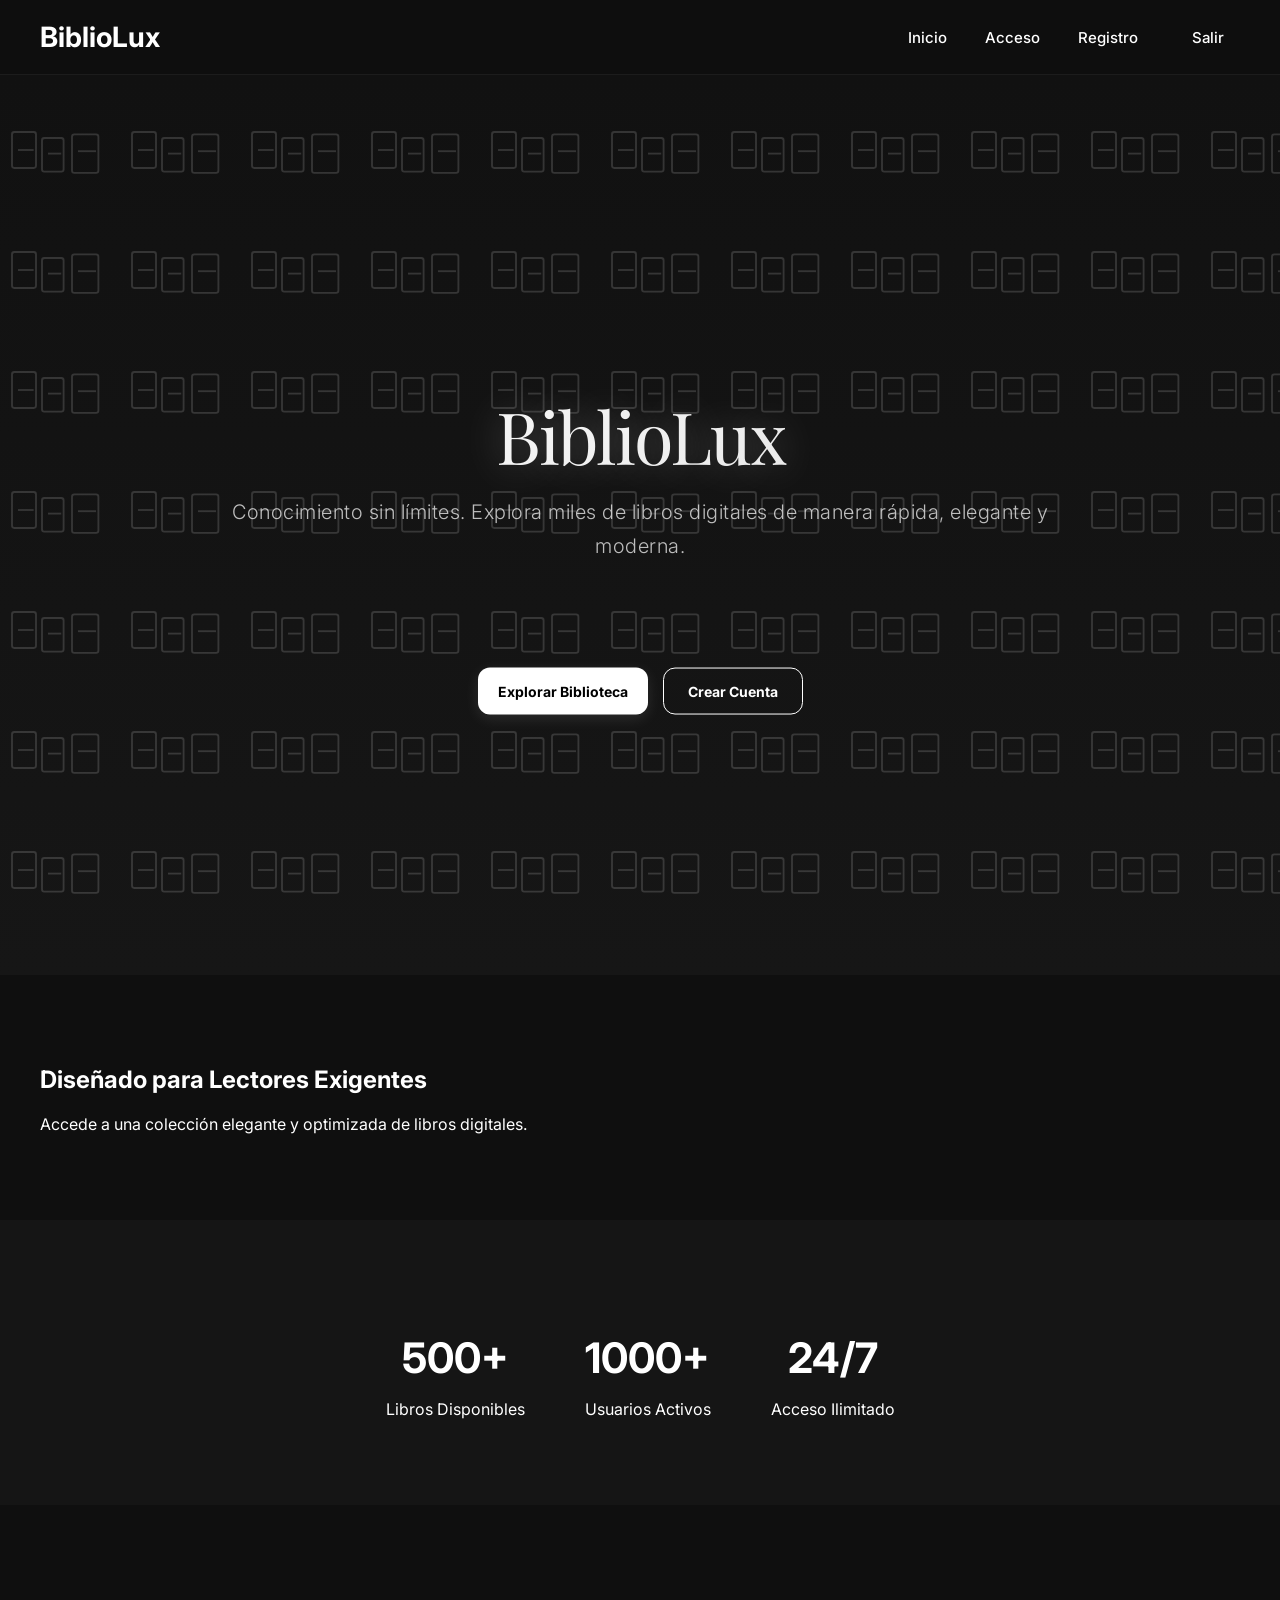
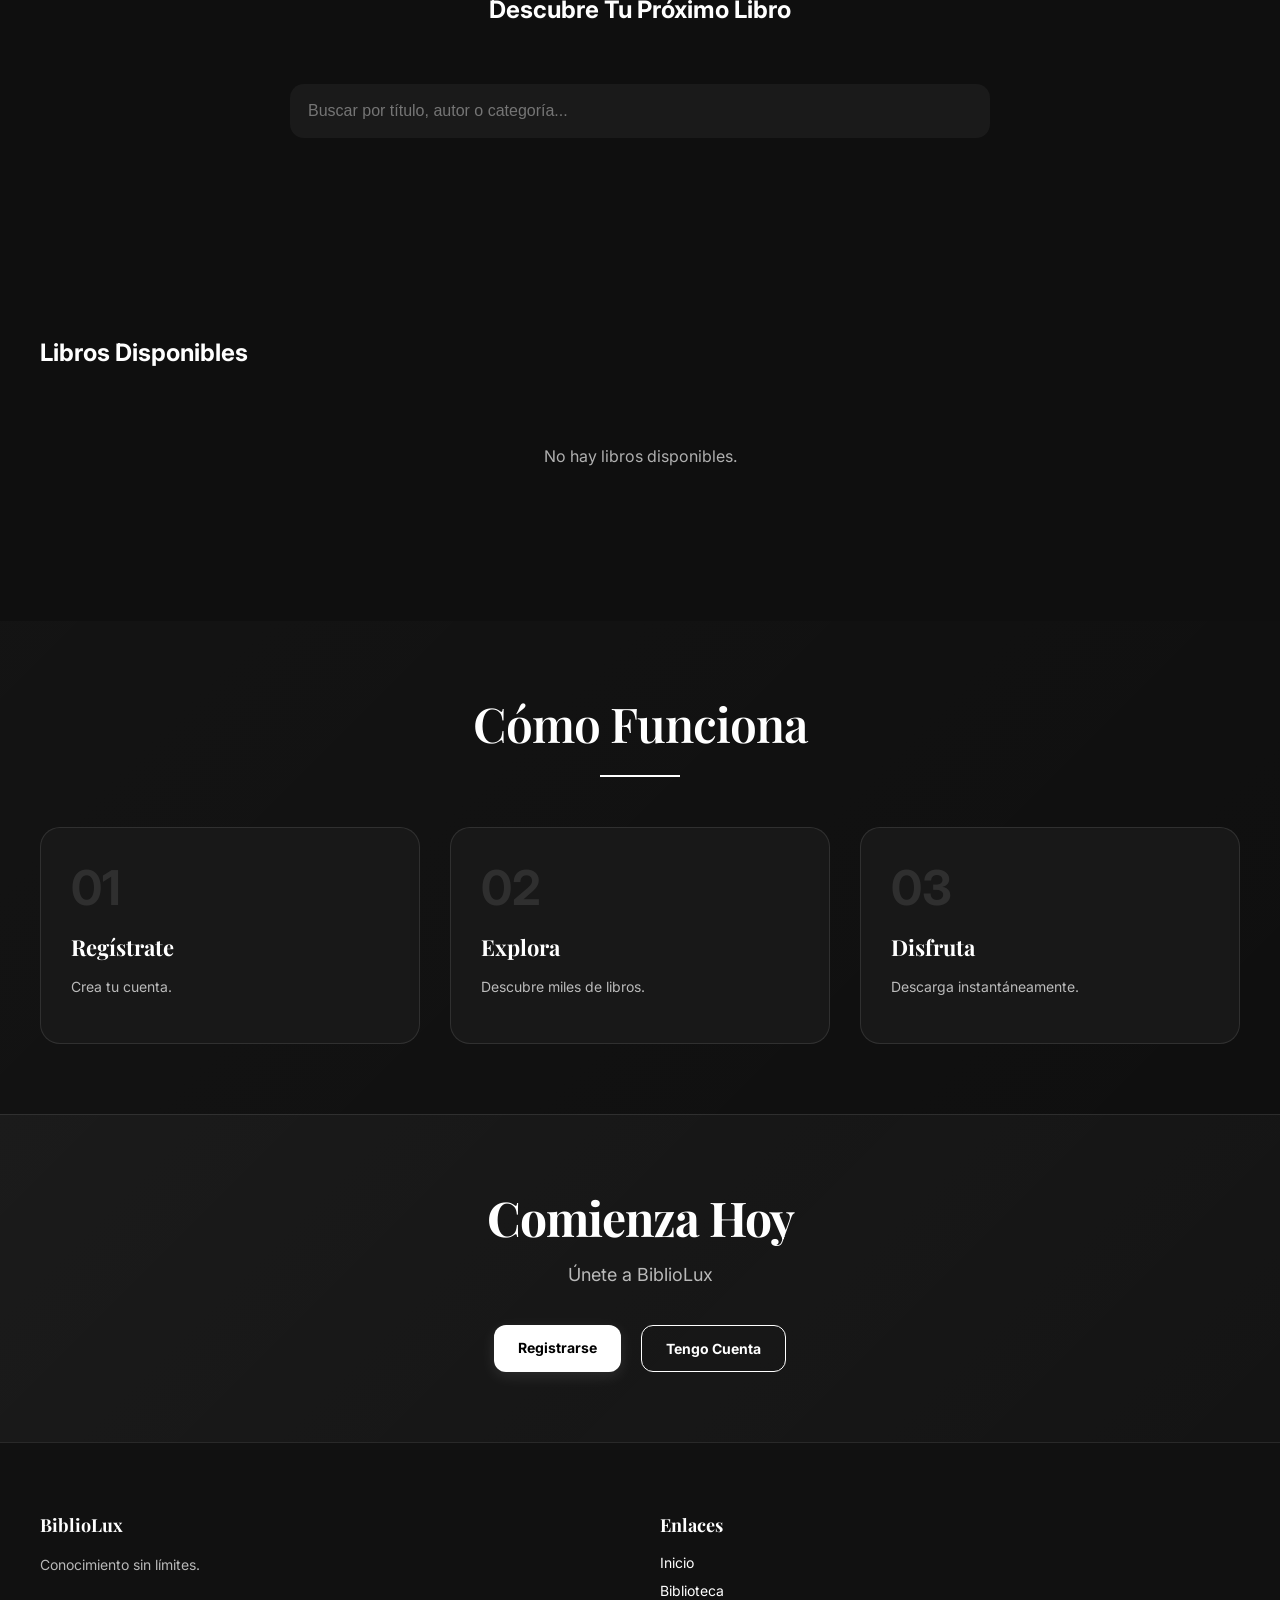
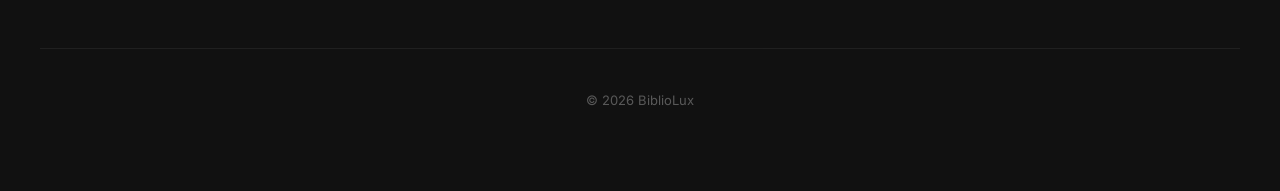
<file: index.html>
<!DOCTYPE html>
<html lang="es">
<head>
<meta charset="UTF-8">
<title>BiblioLux</title>

<link href="https://fonts.googleapis.com/css2?family=Playfair+Display:wght@400;600&family=Inter:wght@300;400;500&display=swap" rel="stylesheet">
<link rel="stylesheet" href="estilos.css">

<style>

/* =========================
OPTIMIZACIÓN GENERAL
========================= */

*{
    box-sizing:border-box;
}

html{
    scroll-behavior:smooth;
}

body{
    margin:0;
    background:#0f0f0f;
    color:white;
    font-family:'Inter',sans-serif;
    overflow-x:hidden;
}

/* =========================
QUITADO:
- VIDEO
- PARTÍCULAS
- GLOW
========================= */

.hero{
    min-height:85vh;
    display:flex;
    align-items:center;
    justify-content:center;
    text-align:center;
    padding:80px 20px;
    background:
    linear-gradient(
        180deg,
        #111111 0%,
        #161616 100%
    );
}

.hero-content{
    max-width:900px;
}

.hero h1{
    font-size:72px;
    margin-bottom:20px;
    font-family:
    'Playfair Display',
    serif;
}

.hero p{
    font-size:20px;
    opacity:0.8;
    line-height:1.7;
}

/* =========================
NAVBAR
========================= */

.navbar{
    position:sticky;
    top:0;
    z-index:1000;

    display:flex;
    justify-content:space-between;
    align-items:center;

    padding:20px 40px;

    background:
    rgba(15,15,15,0.95);

    backdrop-filter:blur(10px);

    border-bottom:
    1px solid rgba(255,255,255,0.06);
}

.navbar h2{
    margin:0;
    font-size:28px;
}

.navbar a,
.navbar button{

    color:white;
    text-decoration:none;
    margin-left:18px;

    background:none;
    border:none;

    cursor:pointer;

    font-size:15px;
}

.navbar button:hover,
.navbar a:hover{
    opacity:0.7;
}

/* =========================
SIDEBAR
========================= */

.sidebar{
    display:none;
}

/* =========================
SECCIONES
========================= */

.info,
.stats,
.search-section,
.featured-books,
.section-how-it-works,
.section-showcase,
.section-categories,
.section-collections,
.section-final-cta,
.footer{

    padding:70px 40px;
}

/* =========================
SEARCH
========================= */

.search-section{
    text-align:center;
}

#buscador{

    width:100%;
    max-width:700px;

    padding:18px;

    border:none;
    border-radius:14px;

    background:#1a1a1a;
    color:white;

    font-size:16px;

    outline:none;
}

/* =========================
LIBROS
========================= */

.fila{

    display:grid;

    grid-template-columns:
    repeat(auto-fill,minmax(180px,1fr));

    gap:24px;

    margin-top:30px;
}

.libro{

    background:#181818;

    border-radius:18px;

    overflow:hidden;

    transition:0.3s;
}

.libro:hover{
    transform:translateY(-5px);
}

.libro img{

    width:100%;
    height:270px;

    object-fit:cover;

    display:block;
}

.info-libro{
    padding:18px;
}

.info-libro p{
    min-height:50px;
    margin-bottom:15px;
}

.info-libro a{

    display:inline-block;

    padding:10px 16px;

    border-radius:10px;

    background:white;
    color:black;

    text-decoration:none;
    font-weight:bold;
}

/* =========================
BOTÓN
========================= */

.btn-primary,
.btn-secondary,
.ver-mas-btn{

    display:inline-block;

    padding:14px 24px;

    border-radius:12px;

    text-decoration:none;

    font-weight:bold;

    transition:0.3s;

    cursor:pointer;
}

.btn-primary{

    background:white;
    color:black;
}

.btn-secondary{

    border:1px solid white;
    color:white;
}

.btn-primary:hover,
.btn-secondary:hover,
.ver-mas-btn:hover{

    opacity:0.8;
}

/* =========================
STATS
========================= */

.stats{

    display:flex;
    justify-content:center;
    gap:60px;

    text-align:center;

    background:#151515;
}

.stat-item h3{
    font-size:42px;
    margin-bottom:10px;
}

/* =========================
SECCIONES MODERNAS
========================= */

.section-header{
    text-align:center;
    margin-bottom:50px;
}

.header-line{

    width:80px;
    height:2px;

    background:white;

    margin:20px auto;
}

.steps-grid,
.categories-grid,
.collections-grid{

    display:grid;

    gap:30px;
}

.steps-grid{

    grid-template-columns:
    repeat(auto-fit,minmax(220px,1fr));
}

.categories-grid{

    grid-template-columns:
    repeat(auto-fit,minmax(200px,1fr));
}

.collections-grid{

    grid-template-columns:
    repeat(auto-fit,minmax(320px,1fr));
}

.step-card,
.category-card,
.collection-card{

    background:#181818;

    border-radius:20px;

    padding:30px;
}

.collection-card img{
    display:none;
}

/* =========================
FOOTER
========================= */

.footer{

    background:#111111;
}

.footer-content{

    display:grid;

    grid-template-columns:
    repeat(auto-fit,minmax(220px,1fr));

    gap:40px;
}

.footer ul{
    list-style:none;
    padding:0;
}

.footer a{
    color:white;
    text-decoration:none;
}

.footer-bottom{
    margin-top:40px;
    text-align:center;
    opacity:0.6;
}

/* =========================
RESPONSIVE
========================= */

@media(max-width:768px){

    .hero h1{
        font-size:48px;
    }

    .navbar{

        flex-direction:column;
        gap:15px;
    }

    .stats{

        flex-direction:column;
        gap:30px;
    }
}

</style>
</head>

<body>

<!-- NAVBAR -->

<nav class="navbar">

    <h2>BiblioLux</h2>

    <div>

        <span id="usuarioActivo"></span>

        <a href="index1.html">
            Inicio
        </a>

        <a href="login.html">
            Acceso
        </a>

        <a href="registro.html">
            Registro
        </a>

        <button onclick="cerrarSesion()">
            Salir
        </button>

    </div>

</nav>

<!-- HERO -->

<section class="hero">

    <div class="hero-content">

        <h1>
            BiblioLux
        </h1>

        <p>

            Conocimiento sin límites.
            Explora miles de libros
            digitales de manera rápida,
            elegante y moderna.

        </p>

        <br>

        <div class="hero-actions">

            <button
            class="btn-primary"
            onclick="document.querySelector('.search-section').scrollIntoView()">

                Explorar Biblioteca

            </button>

            <a href="registro.html"
            class="btn-secondary">

                Crear Cuenta

            </a>

        </div>

    </div>

</section>

<!-- INFO -->

<section class="info">

    <h2>
        Diseñado para Lectores Exigentes
    </h2>

    <p>

        Accede a una colección
        elegante y optimizada
        de libros digitales.

    </p>

</section>

<!-- STATS -->

<section class="stats">

    <div class="stat-item">

        <h3>500+</h3>

        <p>
            Libros Disponibles
        </p>

    </div>

    <div class="stat-item">

        <h3>1000+</h3>

        <p>
            Usuarios Activos
        </p>

    </div>

    <div class="stat-item">

        <h3>24/7</h3>

        <p>
            Acceso Ilimitado
        </p>

    </div>

</section>

<!-- SEARCH -->

<section class="search-section">

    <h2>
        Descubre Tu Próximo Libro
    </h2>

    <input
    type="text"
    id="buscador"

    placeholder=
    "Buscar por título, autor o categoría..."

    onkeyup="buscarLibro()">

</section>

<!-- LIBROS -->

<section class="featured-books">

    <h2>
        Libros Disponibles
    </h2>

    <div id="contenedorCategorias"></div>

</section>

<!-- HOW -->

<section class="section-how-it-works">

    <div class="section-header">

        <h2>
            Cómo Funciona
        </h2>

        <div class="header-line"></div>

    </div>

    <div class="steps-grid">

        <div class="step-card">

            <div class="step-number">
                01
            </div>

            <h3>
                Regístrate
            </h3>

            <p>
                Crea tu cuenta.
            </p>

        </div>

        <div class="step-card">

            <div class="step-number">
                02
            </div>

            <h3>
                Explora
            </h3>

            <p>
                Descubre miles de libros.
            </p>

        </div>

        <div class="step-card">

            <div class="step-number">
                03
            </div>

            <h3>
                Disfruta
            </h3>

            <p>
                Descarga instantáneamente.
            </p>

        </div>

    </div>

</section>

<!-- CTA -->

<section class="section-final-cta">

    <div class="cta-content">

        <h2>
            Comienza Hoy
        </h2>

        <p>
            Únete a BiblioLux
        </p>

        <div class="cta-buttons">

            <a href="registro.html"
            class="btn-primary">

                Registrarse

            </a>

            <a href="login.html"
            class="btn-secondary">

                Tengo Cuenta

            </a>

        </div>

    </div>

</section>

<!-- FOOTER -->

<footer class="footer">

    <div class="footer-content">

        <div class="footer-section">

            <h3>
                BiblioLux
            </h3>

            <p>
                Conocimiento sin límites.
            </p>

        </div>

        <div class="footer-section">

            <h4>
                Enlaces
            </h4>

            <ul>

                <li>
                    <a href="#">
                        Inicio
                    </a>
                </li>

                <li>
                    <a href="#">
                        Biblioteca
                    </a>
                </li>

            </ul>

        </div>

    </div>

    <div class="footer-bottom">

        <p>
            © 2026 BiblioLux
        </p>

    </div>

</footer>

<script src="script.js"></script>

</body>
</html>
</file>
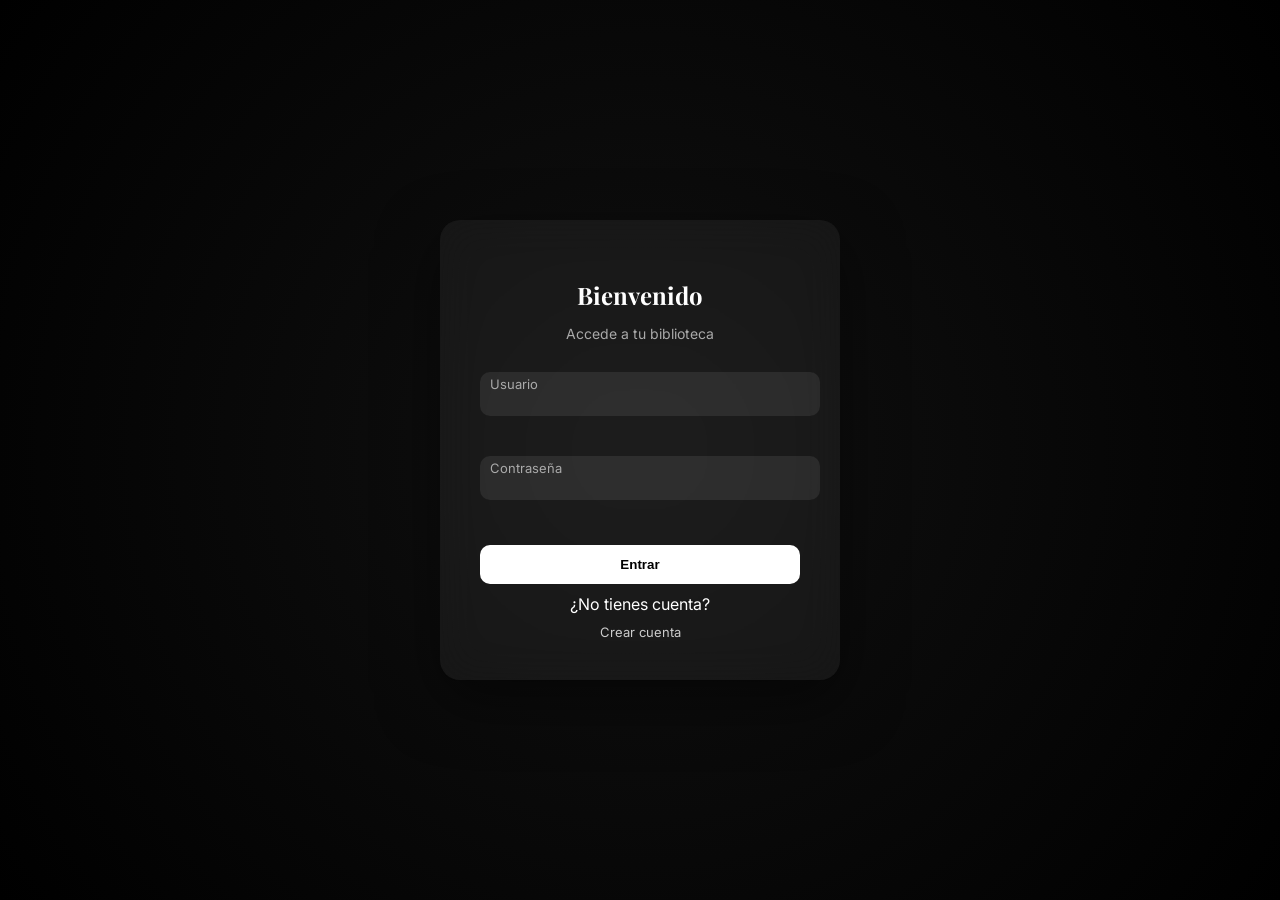
<file: login.html>
<!DOCTYPE html>
<html lang="es">
<head>
<meta charset="UTF-8">
<title>Login - BiblioLux</title>

<link href="https://fonts.googleapis.com/css2?family=Playfair+Display:wght@400;600&family=Inter:wght@300;400;500&display=swap" rel="stylesheet">
<link rel="stylesheet" href="estilos.css">
</head>

<body class="auth-body">

<div class="auth-container">
    <div class="auth-box apple">

        <h2>Bienvenido</h2>
        <p>Accede a tu biblioteca</p>

        <div class="input-group">
            <input id="usuario" required>
            <label>Usuario</label>
        </div>

        <div class="input-group">
            <input id="clave" type="password" required>
            <label>Contraseña</label>
        </div>

        <button onclick="login()">Entrar</button>

        <div id="mensaje"></div>

        <span>¿No tienes cuenta?</span>
        <a href="registro.html">Crear cuenta</a>

    </div>
</div>

<script src="script.js"></script>
</body>
</html>
</file>
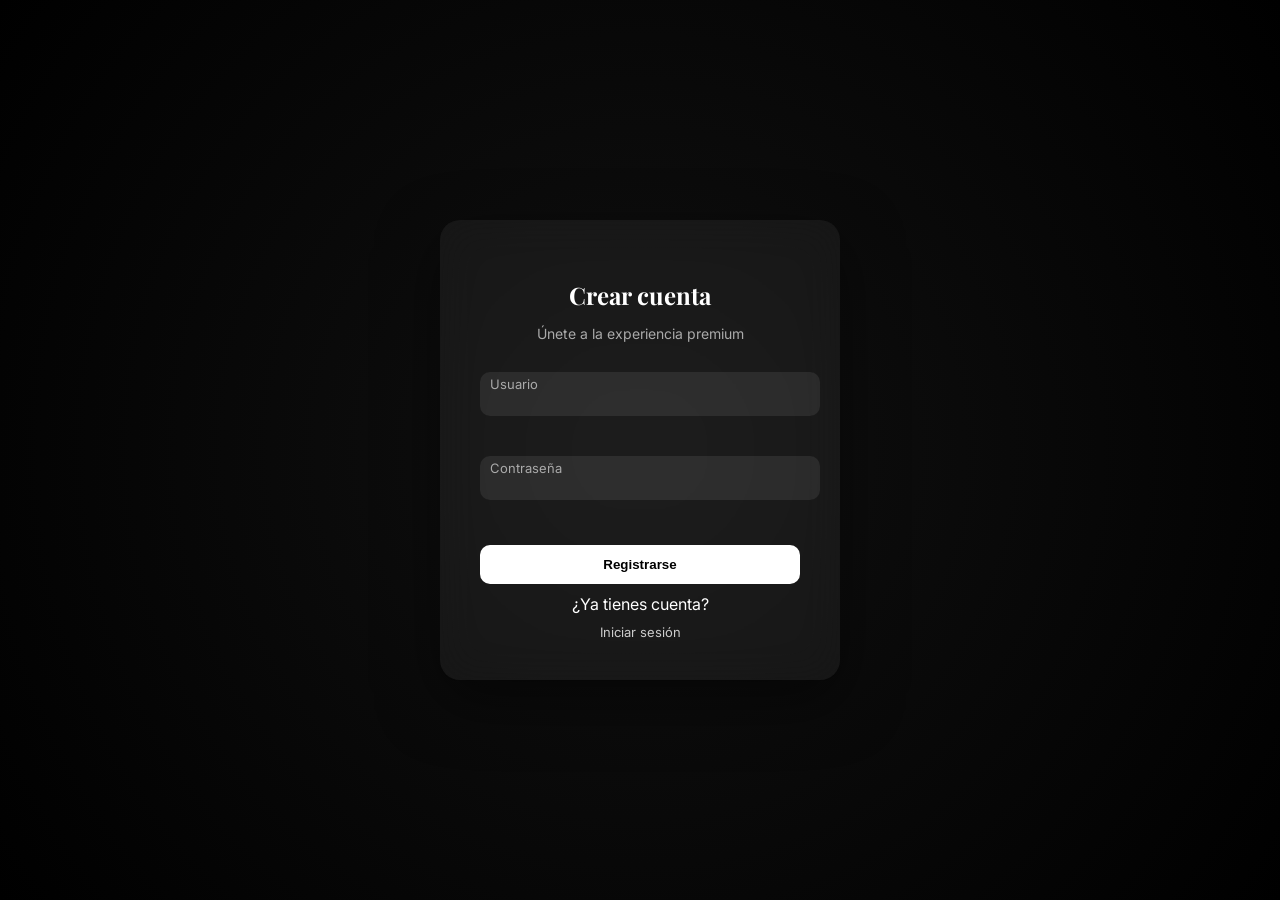
<file: registro.html>
<!DOCTYPE html>
<html lang="es">
<head>
<meta charset="UTF-8">
<title>Registro - BiblioLux</title>

<link href="https://fonts.googleapis.com/css2?family=Playfair+Display:wght@400;600&family=Inter:wght@300;400;500&display=swap" rel="stylesheet">
<link rel="stylesheet" href="estilos.css">
</head>

<body class="auth-body">

<div class="auth-container">
    <div class="auth-box apple">

        <h2>Crear cuenta</h2>
        <p>Únete a la experiencia premium</p>

        <div class="input-group">
            <input id="nuevoUsuario" required>
            <label>Usuario</label>
        </div>

        <div class="input-group">
            <input id="nuevaClave" type="password" required>
            <label>Contraseña</label>
        </div>

        <button onclick="registrar()">Registrarse</button>

        <div id="mensaje"></div>

        <span>¿Ya tienes cuenta?</span>
        <a href="login.html">Iniciar sesión</a>

    </div>
</div>

<script src="script.js"></script>
</body>
</html>
</file>
<file: estilos.css>
body {
    margin: 0;
    background: #000;
    color: white;
    font-family: "Playfair Display", serif;
}

/* NAV */
.navbar {
    position: fixed;
    width: 100%;
    padding: 15px 40px;
    display: flex;
    justify-content: space-between;
    align-items: center;
    background: rgba(0,0,0,0.5);
    backdrop-filter: blur(10px);
    box-sizing: border-box;
    z-index: 100;
}

.navbar h2 {
    margin: 0;
    flex-shrink: 0;
}

.navbar > div {
    display: flex;
    gap: 20px;
    align-items: center;
    flex-wrap: wrap;
    justify-content: flex-end;
}

/* Estilos para enlaces en navbar */
.navbar a {
    position: relative;
    color: white;
    text-decoration: none;
    font-size: 13px;
    font-weight: 500;
    font-family: "Inter", sans-serif;
    transition: color 0.3s ease;
    white-space: nowrap;
}

.navbar a::after {
    content: "";
    position: absolute;
    bottom: -5px;
    left: 0;
    width: 0;
    height: 1.5px;
    background: rgba(255, 255, 255, 0.8);
    transition: width 0.3s ease;
}

.navbar a:hover {
    color: #e0e0e0;
}

.navbar a:hover::after {
    width: 100%;
}

/* Estilos para botón en navbar */
.navbar button {
    position: relative;
    padding: 7px 16px;
    background: transparent;
    color: white;
    border: 1.5px solid rgba(255, 255, 255, 0.4);
    border-radius: 20px;
    font-size: 13px;
    font-weight: 500;
    font-family: "Inter", sans-serif;
    cursor: pointer;
    transition: all 0.3s ease;
    overflow: hidden;
    white-space: nowrap;
    flex-shrink: 0;
}

.navbar button::before {
    content: "";
    position: absolute;
    inset: 0;
    background: rgba(255, 255, 255, 0.08);
    transform: scaleX(0);
    transform-origin: left;
    transition: transform 0.3s ease;
    z-index: -1;
}

.navbar button:hover {
    border-color: rgba(255, 255, 255, 0.8);
    color: #fff;
    box-shadow: 0 0 15px rgba(255, 255, 255, 0.15);
}

.navbar button:hover::before {
    transform: scaleX(1);
}

.navbar button:active {
    transform: scale(0.97);
}

/* HERO */
.hero {
    height: 100vh;
    position: relative;
    overflow: hidden;
}

.hero::before {
    content: "";
    position: absolute;
    inset: 0;
    background-image: 
        url('data:image/svg+xml,<svg xmlns="http://www.w3.org/2000/svg" width="100" height="100"><g opacity="0.15" fill="none" stroke="%23ffffff" stroke-width="1.5"><rect x="10" y="10" width="20" height="30" rx="2"/><rect x="35" y="15" width="18" height="28" rx="2"/><rect x="60" y="12" width="22" height="32" rx="2"/><line x1="15" y1="25" x2="28" y2="25"/><line x1="40" y1="28" x2="51" y2="28"/><line x1="65" y1="26" x2="80" y2="26"/></g></svg>');
    background-size: 120px 120px;
    background-repeat: repeat;
    background-attachment: fixed;
    background-position: 0 0;
    pointer-events: none;
    z-index: 1;
}

.video-bg {
    width: 100%;
    height: 100%;
    object-fit: cover;
    position: relative;
    z-index: 2;
}

.hero-content {
    position: absolute;
    top: 50%;
    left: 50%;
    transform: translate(-50%, -50%);
    z-index: 3;
    text-align: center;
    width: 100%;
    max-width: 800px;
}

.hero-content h1 {
    font-size: 72px;
    font-weight: 300;
    font-family: "Playfair Display", serif;
    letter-spacing: -2px;
    line-height: 1.1;
    margin-bottom: 20px;
    background: linear-gradient(135deg, #ffffff 0%, #e0e0e0 100%);
    -webkit-background-clip: text;
    -webkit-text-fill-color: transparent;
    background-clip: text;
    text-shadow: 0 0 40px rgba(255, 255, 255, 0.3);
}

.hero-content p {
    font-size: 18px;
    font-family: "Inter", sans-serif;
    font-weight: 300;
    color: rgba(255, 255, 255, 0.9);
    letter-spacing: 0.5px;
    margin-bottom: 50px;
}

/* CARACTERÍSTICAS DEL HERO */
.hero-features {
    display: flex;
    gap: 30px;
    margin: 40px 0;
    justify-content: center;
    flex-wrap: wrap;
}

.feature-item {
    display: flex;
    flex-direction: column;
    align-items: center;
    gap: 8px;
    opacity: 0.9;
    transition: all 0.3s ease;
}

.feature-item:hover {
    opacity: 1;
    transform: translateY(-3px);
}

.feature-icon {
    width: 32px;
    height: 32px;
    display: flex;
    align-items: center;
    justify-content: center;
    opacity: 0.8;
    transition: all 0.3s ease;
}

.feature-icon svg {
    width: 100%;
    height: 100%;
}

.feature-text {
    font-size: 13px;
    font-family: "Inter", sans-serif;
    letter-spacing: 0.5px;
    white-space: nowrap;
}

/* ACCIONES DEL HERO */
.hero-actions {
    display: flex;
    gap: 15px;
    margin-top: 35px;
    justify-content: center;
    flex-wrap: wrap;
}

.btn-primary {
    position: relative;
    padding: 12px 30px;
    background: white;
    color: #000;
    border: none;
    border-radius: 8px;
    font-size: 14px;
    font-weight: 600;
    font-family: "Inter", sans-serif;
    cursor: pointer;
    transition: all 0.3s ease;
    overflow: hidden;
    box-shadow: 0 4px 15px rgba(255, 255, 255, 0.1);
}

.btn-primary::before {
    content: "";
    position: absolute;
    inset: 0;
    background: rgba(0, 0, 0, 0.05);
    transform: translateY(100%);
    transition: transform 0.3s ease;
    z-index: -1;
}

.btn-primary:hover {
    transform: translateY(-2px);
    box-shadow: 0 6px 20px rgba(255, 255, 255, 0.15);
}

.btn-primary:hover::before {
    transform: translateY(0);
}

.btn-primary:active {
    transform: translateY(0);
}

.btn-secondary {
    position: relative;
    padding: 12px 30px;
    background: transparent;
    color: white;
    border: 1.5px solid rgba(255, 255, 255, 0.5);
    border-radius: 8px;
    font-size: 14px;
    font-weight: 600;
    font-family: "Inter", sans-serif;
    text-decoration: none;
    cursor: pointer;
    transition: all 0.3s ease;
    overflow: hidden;
    display: inline-block;
}

.btn-secondary::before {
    content: "";
    position: absolute;
    inset: 0;
    background: rgba(255, 255, 255, 0.08);
    transform: scaleX(0);
    transform-origin: left;
    transition: transform 0.3s ease;
    z-index: -1;
}

.btn-secondary:hover {
    border-color: rgba(255, 255, 255, 0.9);
    color: #fff;
    box-shadow: 0 0 15px rgba(255, 255, 255, 0.15);
}

.btn-secondary:hover::before {
    transform: scaleX(1);
}

.btn-secondary:active {
    transform: scale(0.97);
}

.hero-content button {
    padding: 10px 20px;
    background: white;
    border: none;
}

/* INFO */
.info {
    padding: 80px 60px;
    position: relative;
    overflow: hidden;
}

.info::before {
    content: "";
    position: absolute;
    inset: 0;
    background-image: url('https://images.unsplash.com/photo-1454165804606-c3d57bc86b40?w=1200&h=800&fit=crop');
    background-size: cover;
    background-position: center;
    background-attachment: fixed;
    filter: grayscale(100%) opacity(0.08);
    pointer-events: none;
    z-index: 0;
}

.info > * {
    position: relative;
    z-index: 1;
}

/* BUSCADOR */
#buscador {
    margin: 40px;
    padding: 10px;
    background: none;
    border-bottom: 1px solid white;
    color: white;
}

/* FILAS */
.fila {
    display: flex;
    gap: 24px;
    padding: 20px 60px;
    overflow-x: auto;
    scroll-behavior: smooth;
    scrollbar-width: thin;
    scrollbar-color: rgba(255, 255, 255, 0.3) transparent;
    align-items: flex-start;
}

.fila::-webkit-scrollbar {
    height: 4px;
}

.fila::-webkit-scrollbar-track {
    background: transparent;
}

.fila::-webkit-scrollbar-thumb {
    background: rgba(255, 255, 255, 0.3);
    border-radius: 2px;
}

.fila::-webkit-scrollbar-thumb:hover {
    background: rgba(255, 255, 255, 0.5);
}

/* LIBROS */
.libro {
    width: 180px;
    height: 260px;
    position: relative;
    transition: 0.4s;
}

.libro img {
    width: 100%;
    height: 100%;
    object-fit: cover;
}

.libro:hover {
    transform: scale(1.2);
}

.info-libro {
    position: absolute;
    bottom: 10px;
    left: 10px;
    opacity: 0;
}

.libro:hover .info-libro {
    opacity: 1;
}

/* LOGIN */
.auth-body {
    display: flex;
    justify-content: center;
    align-items: center;
    height: 100vh;
}

.auth-box {
    width: 300px;
}

.auth-box input {
    width: 100%;
    margin: 10px 0;
    padding: 10px;
}
body {
    background: radial-gradient(circle at 30% 30%, #111, #000);
    background-size: 200% 200%;
    animation: fondo 20s infinite alternate;
}

@keyframes fondo {
    0% { background-position: 0% 50%; }
    100% { background-position: 100% 50%; }
}
.reveal {
    opacity: 0;
    transform: translateY(40px);
    transition: 1s;
}

.reveal.active {
    opacity: 1;
    transform: translateY(0);
}
.libro {
    border-radius: 12px;
    overflow: hidden;
}

.libro::after {
    content: "";
    position: absolute;
    inset: 0;
    background: linear-gradient(to top, rgba(0,0,0,0.7), transparent);
}

.fila:hover .libro {
    opacity: 0.4;
}

.fila .libro:hover {
    opacity: 1;
    transform: scale(1.2);
    z-index: 5;
}
#glow {
    position: fixed;
    width: 250px;
    height: 250px;
    border-radius: 50%;
    background: radial-gradient(circle at 30% 30%, rgba(255,255,255,0.08), rgba(255,255,255,0.02), transparent 70%);
    pointer-events: none;
    transform: translate(-50%, -50%);
    filter: blur(40px);
    opacity: 0.6;
    transition: opacity 0.3s ease;
}
#particles {
    position: fixed;
    width: 100%;
    height: 100%;
    z-index: 0;
}
/* ===== LIBROS ESTILO NETFLIX ===== */

/* TITULOS */
#contenedorCategorias h2 {
    margin-left: 60px;
    margin-top: 40px;
    font-size: 28px;
}

/* FILAS */
.fila {
    position: relative;
    display: flex;
    gap: 20px;
    padding: 20px 60px;
    overflow-x: auto;
    background: rgba(255,255,255,0.02);
}

.fila::before {
    content: "";
    position: absolute;
    inset: 0;
    background-image: url('data:image/svg+xml,<svg xmlns="http://www.w3.org/2000/svg" width="100" height="100"><g opacity="0.1" fill="none" stroke="%23ffffff" stroke-width="1"><rect x="10" y="18" width="16" height="28" rx="2"/><rect x="40" y="15" width="16" height="30" rx="2"/><rect x="70" y="14" width="16" height="32" rx="2"/><line x1="14" y1="26" x2="24" y2="26"/><line x1="44" y1="29" x2="54" y2="29"/><line x1="74" y1="28" x2="84" y2="28"/></g></svg>');
    background-size: 120px 120px;
    background-repeat: repeat;
    filter: grayscale(100%) opacity(0.2);
    z-index: 0;
    pointer-events: none;
}

.fila > * {
    position: relative;
    z-index: 1;
}

/* LIBRO */
.libro {
    width: 200px;
    height: 280px;
    position: relative;
    border-radius: 10px;
    overflow: hidden;
    flex-shrink: 0;
    transition: 0.3s;
}

/* IMAGEN */
.libro img {
    width: 100%;
    height: 100%;
    object-fit: cover;
}

/* HOVER */
.libro:hover {
    transform: scale(1.1);
}

/* INFORMACIÓN */
.info-libro {
    position: absolute;
    bottom: 0;
    left: 0;
    right: 0;
    color: white;
    padding: 18px;
    background: linear-gradient(to top, rgba(0,0,0,0.92), rgba(0,0,0,0.65), transparent);
    opacity: 0;
    transition: opacity 0.3s ease;
    display: flex;
    flex-direction: column;
    gap: 10px;
}

.book-tags {
    display: flex;
    flex-wrap: wrap;
    gap: 8px;
}

.book-tag {
    display: inline-flex;
    align-items: center;
    justify-content: center;
    padding: 4px 8px;
    border-radius: 999px;
    background: rgba(255,255,255,0.08);
    border: 1px solid rgba(255,255,255,0.15);
    font-size: 9px;
    color: rgba(255,255,255,0.92);
    font-family: "Inter", sans-serif;
    text-transform: uppercase;
    letter-spacing: 0.12em;
}

.info-libro p {
    margin: 0;
    font-size: 13px;
    font-weight: 600;
    font-family: "Inter", sans-serif;
    letter-spacing: 0.5px;
    transition: transform 0.3s ease, color 0.3s ease;
}

.book-description {
    margin: 0;
    font-size: 10px;
    color: rgba(255,255,255,0.7);
    font-family: "Inter", sans-serif;
    line-height: 1.5;
}

.book-footer {
    display: flex;
    justify-content: space-between;
    align-items: center;
    gap: 12px;
}

.explore-label {
    opacity: 0;
    transform: translateX(10px);
    font-size: 10px;
    color: rgba(255,255,255,0.75);
    font-family: "Inter", sans-serif;
    font-weight: 600;
    letter-spacing: 0.1em;
    transition: opacity 0.3s ease, transform 0.3s ease;
}

.libro:hover .info-libro p {
    transform: translateY(-2px);
    color: #e0e0e0;
}

.libro:hover .info-libro {
    opacity: 1;
}

.libro:hover .explore-label {
    opacity: 1;
    transform: translateX(0);
}

/* BOTÓN DESCARGAR */
.info-libro a {
    position: relative;
    display: inline-block;
    color: white;
    font-size: 10px;
    font-weight: 600;
    font-family: "Inter", sans-serif;
    text-decoration: none;
    text-transform: uppercase;
    letter-spacing: 1px;
    padding: 5px 10px;
    border: 1px solid rgba(255, 255, 255, 0.5);
    border-radius: 15px;
    transition: all 0.3s ease;
    overflow: hidden;
}

.info-libro a::before {
    content: "";
    position: absolute;
    inset: 0;
    background: rgba(255, 255, 255, 0.1);
    transform: scaleX(0);
    transform-origin: left;
    transition: transform 0.3s ease;
    z-index: -1;
}

.info-libro a:hover {
    border-color: rgba(255, 255, 255, 0.9);
    color: #ffffff;
    box-shadow: 0 0 12px rgba(255, 255, 255, 0.2);
}

.info-libro a:hover::before {
    transform: scaleX(1);
}

/* EMPTY STATE SECTION */
.empty-state {
    text-align: center;
    padding: 60px 40px;
    color: #ccc;
}

.empty-state h3 {
    font-size: 28px;
    font-weight: 600;
    margin: 0 0 15px 0;
    color: white;
    font-family: "Playfair Display", serif;
}

.empty-state p {
    font-size: 16px;
    margin: 0 0 25px 0;
    color: #b0b0b0;
    font-family: "Inter", sans-serif;
    max-width: 500px;
    margin-left: auto;
    margin-right: auto;
}

.empty-state a {
    position: relative;
    display: inline-block;
    padding: 10px 24px;
    background: transparent;
    color: white;
    border: 1.5px solid rgba(255, 255, 255, 0.4);
    border-radius: 20px;
    font-size: 14px;
    font-weight: 600;
    font-family: "Inter", sans-serif;
    text-decoration: none;
    text-transform: capitalize;
    letter-spacing: 0.5px;
    cursor: pointer;
    transition: all 0.3s ease;
    overflow: hidden;
}

.empty-state a::before {
    content: "";
    position: absolute;
    inset: 0;
    background: rgba(255, 255, 255, 0.08);
    transform: scaleX(0);
    transform-origin: left;
    transition: transform 0.3s ease;
    z-index: -1;
}

.empty-state a:hover {
    border-color: rgba(255, 255, 255, 0.8);
    color: #fff;
    box-shadow: 0 0 15px rgba(255, 255, 255, 0.15);
}

.empty-state a:hover::before {
    transform: scaleX(1);
}

.empty-state a:active {
    transform: scale(0.97);
}

/* NAVBAR ARRIBA DE TODO */
.navbar {
    position: fixed;
    top: 0;
    width: 100%;
    z-index: 1000;
}

/* VIDEO NO BLOQUEA CLICKS */
.video-bg {
    pointer-events: none;
}

/* PARTÍCULAS NO BLOQUEAN */
#particles {
    pointer-events: none;
}

/* GLOW NO BLOQUEA */
#glow {
    pointer-events: none;
}
/* SIDEBAR IZQUIERDO */
.sidebar {
    position: fixed;
    left: 0;
    top: 0;
    width: 280px;
    height: 100vh;
    background: rgba(0, 0, 0, 0.8);
    backdrop-filter: blur(15px);
    border-right: 1px solid rgba(255, 255, 255, 0.1);
    z-index: 50;
    transform: translateX(-100%);
    transition: transform 0.4s ease;
    overflow-y: auto;
}

.sidebar:hover {
    transform: translateX(0);
}

.sidebar-content {
    padding: 80px 20px 20px 20px;
}

.sidebar-section {
    margin-bottom: 30px;
}

.sidebar-section h3 {
    font-size: 16px;
    font-weight: 600;
    font-family: "Inter", sans-serif;
    color: white;
    margin: 0 0 15px 0;
    letter-spacing: 0.5px;
}

.sidebar-section ul {
    list-style: none;
    padding: 0;
    margin: 0;
}

.sidebar-section li {
    margin-bottom: 8px;
}

.sidebar-section a {
    color: rgba(255, 255, 255, 0.8);
    text-decoration: none;
    font-size: 14px;
    font-family: "Inter", sans-serif;
    transition: all 0.3s ease;
    display: block;
    padding: 5px 0;
}

.sidebar-section a:hover {
    color: white;
    transform: translateX(5px);
}

.sidebar-stats {
    display: flex;
    gap: 15px;
}

.stat-mini {
    text-align: center;
    flex: 1;
}

.stat-number {
    display: block;
    font-size: 20px;
    font-weight: 700;
    color: white;
    font-family: "Inter", sans-serif;
}

.stat-label {
    display: block;
    font-size: 12px;
    color: rgba(255, 255, 255, 0.7);
    font-family: "Inter", sans-serif;
    margin-top: 2px;
}

.auth-body {
    margin: 0;
    height: 100vh;
    background: radial-gradient(circle at center, #111, #000);
    display: flex;
    justify-content: center;
    align-items: center;
    font-family: "Inter", sans-serif;
}

/* CONTENEDOR */
.auth-container {
    width: 100%;
    display: flex;
    justify-content: center;
}

/* CAJA */
.auth-box.apple {
    width: 320px;
    padding: 40px;
    background: rgba(255,255,255,0.05);
    backdrop-filter: blur(20px);
    border-radius: 20px;
    text-align: center;
    box-shadow: 0 20px 60px rgba(0,0,0,0.5);
    animation: aparecer 1s ease;
}

/* ANIMACIÓN */
@keyframes aparecer {
    from {
        opacity: 0;
        transform: translateY(30px);
    }
    to {
        opacity: 1;
        transform: translateY(0);
    }
}

/* TITULOS */
.auth-box h2 {
    font-family: "Playfair Display", serif;
    margin-bottom: 5px;
}

.auth-box p {
    color: #aaa;
    font-size: 14px;
    margin-bottom: 20px;
}

/* INPUTS */
.auth-box input {
    width: 100%;
    padding: 12px;
    margin: 10px 0;
    background: rgba(255,255,255,0.08);
    border: none;
    border-radius: 10px;
    color: white;
    outline: none;
    transition: 0.3s;
}

/* EFECTO FOCUS */
.auth-box input:focus {
    background: rgba(255,255,255,0.15);
}

/* BOTÓN */
.auth-box button {
    width: 100%;
    padding: 12px;
    margin-top: 15px;
    border: none;
    border-radius: 10px;
    background: white;
    color: black;
    font-weight: bold;
    cursor: pointer;
    transition: 0.3s;
}

/* HOVER BOTÓN */
.auth-box button:hover {
    background: #ddd;
}

/* LINKS */
.auth-box a {
    display: block;
    margin-top: 10px;
    color: #ccc;
    font-size: 13px;
    text-decoration: none;
}

.auth-box a:hover {
    color: white;
}
/* ===== APPLE PRO MAX ===== */

/* INPUT GROUP */
.input-group {
    position: relative;
    margin: 20px 0;
}

/* INPUT */
.input-group input {
    width: 100%;
    padding: 14px 10px;
    background: rgba(255,255,255,0.08);
    border: none;
    border-radius: 10px;
    color: white;
    outline: none;
    font-size: 14px;
}

/* LABEL */
.input-group label {
    position: absolute;
    left: 10px;
    top: 14px;
    color: #aaa;
    font-size: 13px;
    pointer-events: none;
    transition: 0.3s;
}

/* EFECTO FLOTANTE */
.input-group input:focus + label,
.input-group input:valid + label {
    top: -8px;
    font-size: 11px;
    color: #fff;
}

/* MENSAJE */
#mensaje {
    margin-top: 10px;
    font-size: 13px;
    opacity: 0;
    transition: 0.4s;
}

/* ERROR */
.error {
    color: #ff4d4d;
    opacity: 1 !important;
}

/* SUCCESS */
.success {
    color: #4dff88;
    opacity: 1 !important;
}

/* BOTÓN ANIMACIÓN */
.auth-box button {
    transform: scale(1);
}

.auth-box button:active {
    transform: scale(0.95);
}

/* TRANSICIÓN PÁGINA */
body {
    animation: fadeIn 0.8s ease;
}

@keyframes fadeIn {
    from { opacity: 0; }
    to { opacity: 1; }
}

/* ===== NUEVAS SECCIONES INSPIRADAS EN PORSCHE ===== */

/* ENCABEZADO DE SECCIÓN */
.section-header {
    text-align: center;
    margin-bottom: 60px;
}

.section-header h2 {
    font-size: 48px;
    font-weight: 600;
    margin: 0 0 20px 0;
    font-family: "Playfair Display", serif;
    letter-spacing: -1px;
}

.header-line {
    width: 60px;
    height: 2px;
    background: linear-gradient(90deg, transparent, rgba(255,255,255,0.5), transparent);
    margin: 0 auto;
}

/* SECCIÓN: CÓMO FUNCIONA */
.section-how-it-works {
    padding: 100px 60px;
    background: linear-gradient(135deg, rgba(255,255,255,0.02), transparent);
    position: relative;
    overflow: hidden;
}

.section-how-it-works::before {
    content: "";
    position: absolute;
    inset: 0;
    background-image: url('https://images.unsplash.com/photo-150784272343-583f20270319?w=1200&h=800&fit=crop');
    background-size: cover;
    background-position: center;
    background-attachment: fixed;
    filter: grayscale(100%) opacity(0.08);
    pointer-events: none;
    z-index: 0;
}

.section-how-it-works > * {
    position: relative;
    z-index: 1;
}

.steps-grid {
    display: grid;
    grid-template-columns: repeat(auto-fit, minmax(250px, 1fr));
    gap: 40px;
}

.step-card {
    padding: 40px;
    border: 1px solid rgba(255,255,255,0.1);
    border-radius: 12px;
    background: rgba(255,255,255,0.03);
    transition: all 0.4s ease;
    position: relative;
}

.step-card:hover {
    border-color: rgba(255,255,255,0.3);
    background: rgba(255,255,255,0.08);
    transform: translateY(-8px);
}

.step-number {
    font-size: 48px;
    font-weight: 700;
    color: rgba(255,255,255,0.1);
    font-family: "Inter", sans-serif;
    margin-bottom: 15px;
    transition: color 0.3s ease;
}

.step-card:hover .step-number {
    color: rgba(255,255,255,0.2);
}

.step-card h3 {
    font-size: 22px;
    margin: 15px 0 12px 0;
    font-family: "Playfair Display", serif;
}

.step-card p {
    font-size: 14px;
    color: rgba(255,255,255,0.7);
    font-family: "Inter", sans-serif;
    line-height: 1.6;
}

/* SECCIÓN: SHOWCASE */
.section-showcase {
    padding: 100px 60px;
    background: rgba(0,0,0,0.3);
    position: relative;
    overflow: hidden;
}

.section-showcase::before {
    content: "";
    position: absolute;
    inset: 0;
    background-image: url('https://images.unsplash.com/photo-1507842217343-583f20270319?w=1200&h=800&fit=crop');
    background-size: cover;
    background-position: center;
    background-attachment: fixed;
    filter: grayscale(100%) opacity(0.06);
    pointer-events: none;
    z-index: 0;
}

.section-showcase > * {
    position: relative;
    z-index: 1;
}

.showcase-content {
    display: grid;
    grid-template-columns: 1fr 1fr;
    gap: 60px;
    align-items: center;
}

.showcase-text h2 {
    font-size: 42px;
    margin: 0 0 20px 0;
    font-family: "Playfair Display", serif;
    line-height: 1.2;
}

.showcase-text p {
    font-size: 16px;
    color: rgba(255,255,255,0.8);
    font-family: "Inter", sans-serif;
    line-height: 1.8;
    margin: 0 0 30px 0;
}

.showcase-visual {
    display: flex;
    justify-content: center;
    align-items: center;
}

.visual-card {
    width: 300px;
    height: 300px;
    border-radius: 20px;
    background: linear-gradient(135deg, rgba(255,255,255,0.1), rgba(255,255,255,0.05));
    border: 1px solid rgba(255,255,255,0.15);
    display: flex;
    align-items: center;
    justify-content: center;
    transition: all 0.4s ease;
}

.visual-card svg {
    opacity: 0.8;
    transition: opacity 0.3s ease;
}

.visual-card:hover {
    transform: scale(1.05) rotateY(5deg);
    border-color: rgba(255,255,255,0.3);
}

.visual-card:hover svg {
    opacity: 1;
}

/* SECCIÓN: CATEGORÍAS */
.section-categories {
    padding: 100px 60px;
    background: linear-gradient(135deg, rgba(255,255,255,0.02), transparent);
    position: relative;
    overflow: hidden;
}

.section-categories::before {
    content: "";
    position: absolute;
    inset: 0;
    background-image: url('https://images.unsplash.com/photo-1524995997946-a1c2e315a42f?w=1200&h=800&fit=crop');
    background-size: cover;
    background-position: center;
    background-attachment: fixed;
    filter: grayscale(100%) opacity(0.08);
    pointer-events: none;
    z-index: 0;
}

.section-categories > * {
    position: relative;
    z-index: 1;
}

.categories-grid {
    display: grid;
    grid-template-columns: repeat(auto-fit, minmax(200px, 1fr));
    gap: 30px;
}

.category-card {
    padding: 30px;
    border: 1px solid rgba(255,255,255,0.1);
    border-radius: 12px;
    background: rgba(255,255,255,0.03);
    text-align: center;
    transition: all 0.3s ease;
    cursor: pointer;
}

.category-card:hover {
    border-color: rgba(255,255,255,0.3);
    background: rgba(255,255,255,0.08);
    transform: translateY(-6px);
}

.category-icon {
    width: 48px;
    height: 48px;
    display: flex;
    align-items: center;
    justify-content: center;
    margin-bottom: 15px;
    transition: transform 0.3s ease;
    opacity: 0.8;
}

.category-icon svg {
    width: 100%;
    height: 100%;
}

.category-card:hover .category-icon {
    transform: scale(1.15);
    opacity: 1;
}

.category-card h3 {
    font-size: 20px;
    margin: 0 0 8px 0;
    font-family: "Playfair Display", serif;
}

.category-card p {
    font-size: 13px;
    color: rgba(255,255,255,0.6);
    font-family: "Inter", sans-serif;
    margin: 0;
}

/* SECCIÓN: TESTIMONIOS */
.section-testimonials {
    padding: 100px 60px;
    background: rgba(0,0,0,0.3);
    position: relative;
    overflow: hidden;
}

.section-testimonials::before {
    content: "";
    position: absolute;
    inset: 0;
    background-image: url('https://images.unsplash.com/photo-1507842217343-583f20270319?w=1200&h=800&fit=crop');
    background-size: cover;
    background-position: center;
    background-attachment: fixed;
    filter: grayscale(100%) opacity(0.05);
    pointer-events: none;
    z-index: 0;
}

.section-testimonials > * {
    position: relative;
    z-index: 1;
}

.testimonials-grid {
    display: grid;
    grid-template-columns: repeat(auto-fit, minmax(300px, 1fr));
    gap: 40px;
}

.testimonial-card {
    padding: 40px;
    border: 1px solid rgba(255,255,255,0.1);
    border-radius: 12px;
    background: rgba(255,255,255,0.03);
    transition: all 0.3s ease;
}

.testimonial-card:hover {
    border-color: rgba(255,255,255,0.2);
    background: rgba(255,255,255,0.08);
}

.testimonial-card p {
    font-size: 16px;
    font-family: "Inter", sans-serif;
    color: rgba(255,255,255,0.9);
    margin: 0 0 15px 0;
    line-height: 1.7;
    font-style: italic;
}

.testimonial-author {
    font-size: 13px;
    color: rgba(255,255,255,0.6);
    font-family: "Inter", sans-serif;
}

/* SECCIÓN: CTA FINAL */
.section-final-cta {
    padding: 100px 60px;
    text-align: center;
    background: linear-gradient(135deg, rgba(255,255,255,0.05), rgba(255,255,255,0.02));
    border-top: 1px solid rgba(255,255,255,0.1);
    position: relative;
    overflow: hidden;
}

.section-final-cta::before {
    content: "";
    position: absolute;
    inset: 0;
    background-image: url('https://images.unsplash.com/photo-1456318019849-d20f83f1c3ff?w=1200&h=800&fit=crop');
    background-size: cover;
    background-position: center;
    background-attachment: fixed;
    filter: grayscale(100%) opacity(0.07);
    pointer-events: none;
    z-index: 0;
}

.section-final-cta > * {
    position: relative;
    z-index: 1;
}

.cta-content h2 {
    font-size: 48px;
    margin: 0 0 15px 0;
    font-family: "Playfair Display", serif;
    letter-spacing: -1px;
}

.cta-content p {
    font-size: 18px;
    color: rgba(255,255,255,0.7);
    font-family: "Inter", sans-serif;
    margin: 0 0 40px 0;
}

.cta-buttons {
    display: flex;
    gap: 20px;
    justify-content: center;
    flex-wrap: wrap;
}

/* FOOTER */
.footer {
    background: rgba(0,0,0,0.6);
    border-top: 1px solid rgba(255,255,255,0.1);
    padding: 60px;
}

.footer-content {
    display: grid;
    grid-template-columns: repeat(auto-fit, minmax(250px, 1fr));
    gap: 40px;
    margin-bottom: 40px;
}

.footer-section h3,
.footer-section h4 {
    font-family: "Playfair Display", serif;
    font-size: 18px;
    margin: 0 0 15px 0;
}

.footer-section p {
    font-size: 14px;
    color: rgba(255,255,255,0.7);
    font-family: "Inter", sans-serif;
    line-height: 1.8;
    margin: 0 0 8px 0;
}

.footer-section ul {
    list-style: none;
    padding: 0;
    margin: 0;
}

.footer-section li {
    margin-bottom: 8px;
}

.footer-section a {
    color: rgba(255,255,255,0.7);
    text-decoration: none;
    font-family: "Inter", sans-serif;
    font-size: 14px;
    transition: color 0.3s ease;
}

.footer-section a:hover {
    color: white;
}

.footer-bottom {
    text-align: center;
    padding-top: 30px;
    border-top: 1px solid rgba(255,255,255,0.1);
    font-size: 13px;
    color: rgba(255,255,255,0.5);
    font-family: "Inter", sans-serif;
}

/* SECCIÓN: COLECCIONES */
.section-collections {
    padding: 100px 60px;
    background: rgba(0,0,0,0.3);
}

.collections-grid {
    display: grid;
    grid-template-columns: repeat(auto-fit, minmax(350px, 1fr));
    gap: 40px;
}

.collection-card {
    border-radius: 16px;
    overflow: hidden;
    background: rgba(255,255,255,0.05);
    border: 1px solid rgba(255,255,255,0.1);
    transition: all 0.4s ease;
    position: relative;
}

.collection-card:hover {
    transform: translateY(-8px);
    border-color: rgba(255,255,255,0.2);
    box-shadow: 0 20px 40px rgba(0,0,0,0.3);
}

.collection-image {
    position: relative;
    width: 100%;
    height: 250px;
    overflow: hidden;
}

.collection-image img {
    width: 100%;
    height: 100%;
    object-fit: cover;
    display: block;
    transition: transform 0.4s ease;
}

.collection-card:hover .collection-image img {
    transform: scale(1.05);
}

.collection-chip {
    position: absolute;
    top: 20px;
    left: 20px;
    background: rgba(0,0,0,0.8);
    color: white;
    padding: 8px 16px;
    border-radius: 20px;
    font-size: 12px;
    font-weight: 600;
    font-family: "Inter", sans-serif;
    text-transform: uppercase;
    letter-spacing: 1px;
    backdrop-filter: blur(10px);
    border: 1px solid rgba(255,255,255,0.2);
}

.collection-info {
    padding: 30px 25px;
    position: relative;
}

.collection-features {
    display: flex;
    gap: 12px;
    margin-bottom: 20px;
    flex-wrap: wrap;
}

.feature-tag {
    background: rgba(255,255,255,0.1);
    color: rgba(255,255,255,0.9);
    padding: 6px 12px;
    border-radius: 16px;
    font-size: 11px;
    font-weight: 500;
    font-family: "Inter", sans-serif;
    text-transform: uppercase;
    letter-spacing: 0.5px;
    border: 1px solid rgba(255,255,255,0.2);
}

.collection-description {
    font-size: 15px;
    color: rgba(255,255,255,0.8);
    font-family: "Inter", sans-serif;
    line-height: 1.7;
    margin: 0 0 25px 0;
}

.collection-explore {
    position: relative;
    font-size: 14px;
    font-weight: 600;
    font-family: "Inter", sans-serif;
    text-transform: uppercase;
    letter-spacing: 1px;
    color: white;
    text-decoration: none;
    display: inline-flex;
    align-items: center;
    gap: 8px;
    opacity: 0;
    transform: translateX(-10px);
    transition: all 0.3s ease;
    padding: 8px 0;
}

.collection-card:hover .collection-explore {
    opacity: 1;
    transform: translateX(0);
}

.collection-explore::after {
    content: "";
    position: absolute;
    bottom: 0;
    left: 0;
    width: 0;
    height: 1px;
    background: white;
    transition: width 0.3s ease;
}

.collection-card:hover .collection-explore::after {
    width: 100%;
}

/* RESPONSIVE: HERO */
@media (max-width: 768px) {
    .hero-content h1 {
        font-size: 48px;
        letter-spacing: -1px;
    }

    .hero-content p {
        font-size: 16px;
    }

    .hero-features {
        gap: 20px;
    }

    .feature-icon {
        width: 28px;
        height: 28px;
    }

    .feature-icon svg {
        width: 24px;
        height: 24px;
    }
}
</file>
